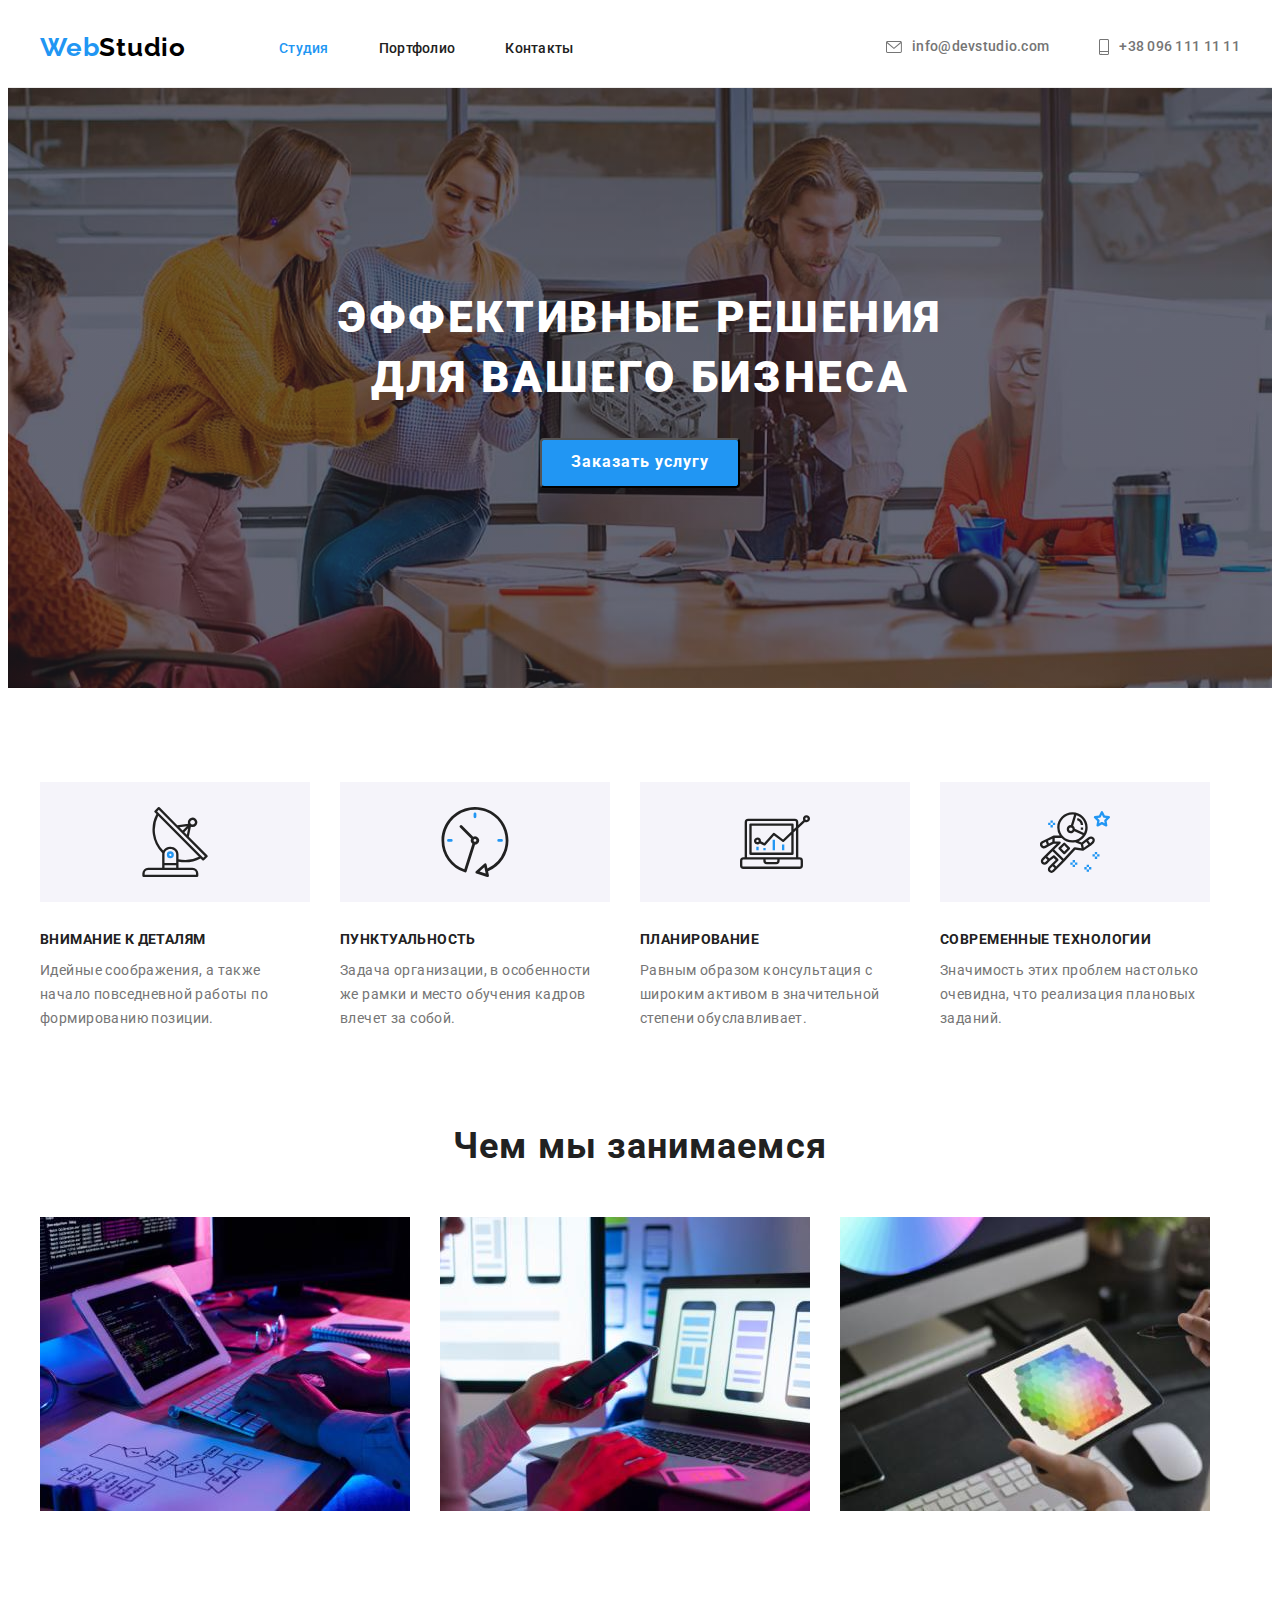
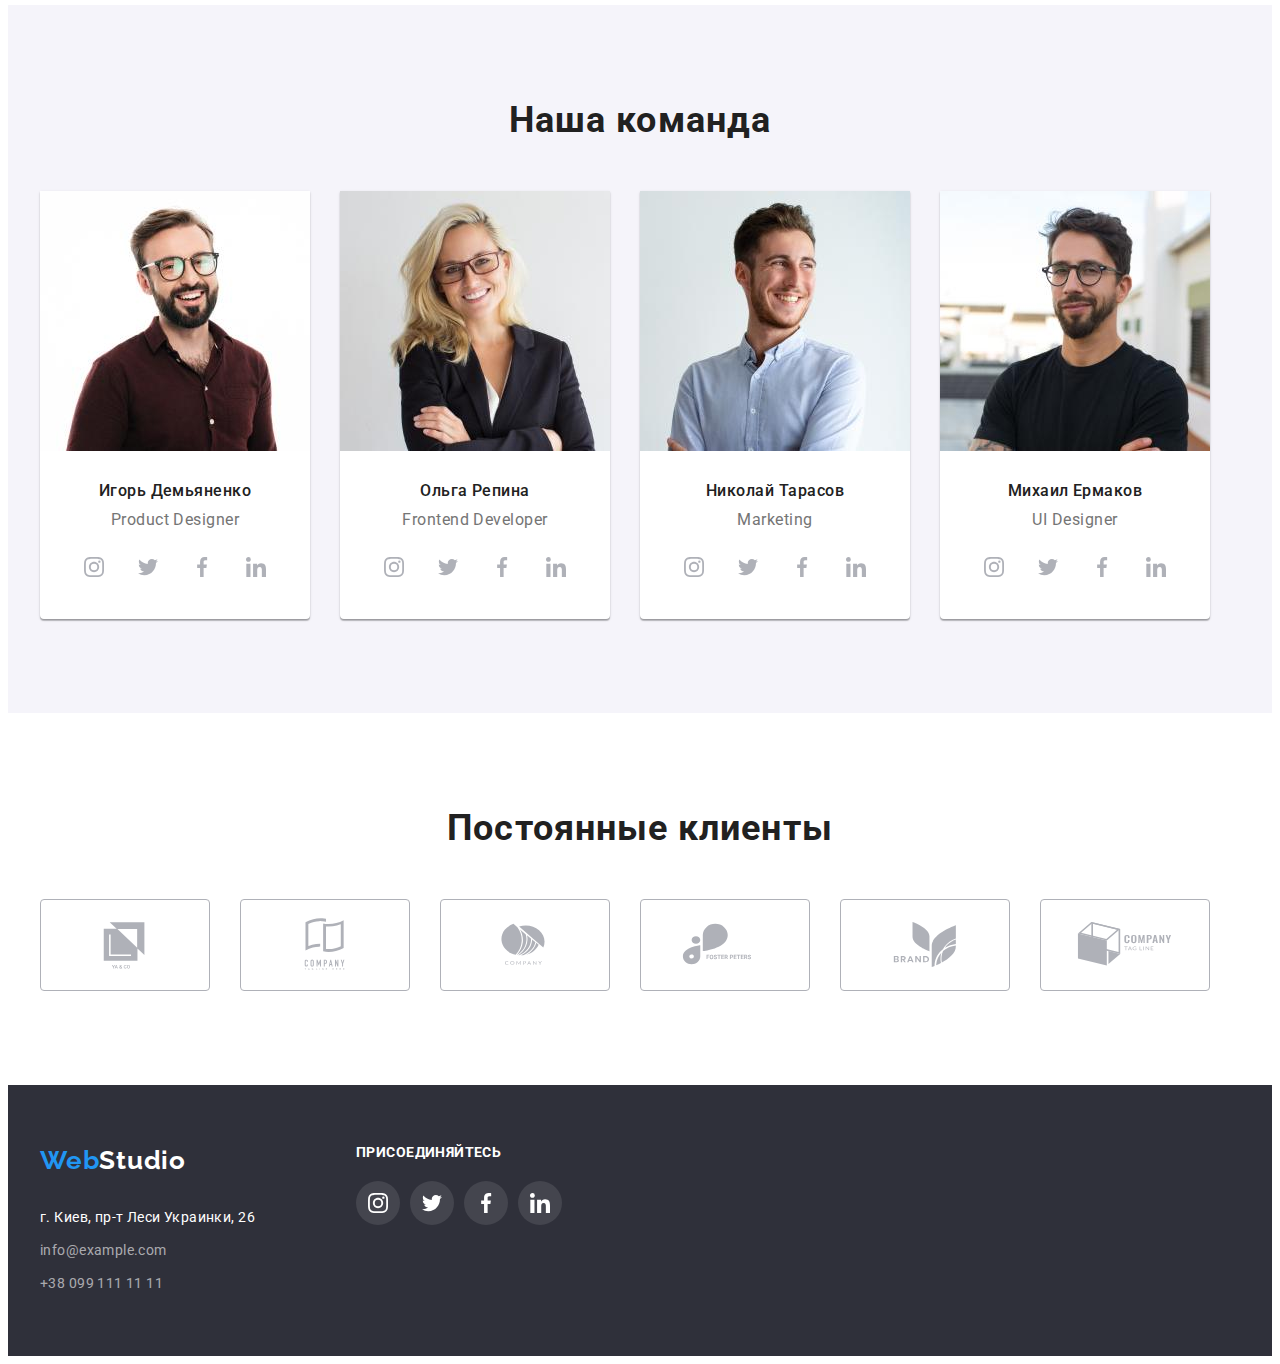
<file: index.html>
<!DOCTYPE html>
<html lang="ru">
<head>
    <meta charset="UTF-8">
    <meta http-equiv="X-UA-Compatible" content="IE=edge">
    <meta name="viewport" content="width=device-width, initial-scale=1.0">
    <title>Web Studio</title>
    <link rel="preconnect" href="https://fonts.googleapis.com">
    <link rel="preconnect" href="https://fonts.gstatic.com" crossorigin>
    <link href="https://fonts.googleapis.com/css2?family=Raleway:wght@700&family=Roboto:wght@400;500;700;900&display=swap"
        rel="stylesheet">
    <link rel="stylesheet" href="https://cdnjs.cloudflare.com/ajax/libs/modern-normalize/1.1.0/modern-normalize.min.css"
        integrity="sha512-wpPYUAdjBVSE4KJnH1VR1HeZfpl1ub8YT/NKx4PuQ5NmX2tKuGu6U/JRp5y+Y8XG2tV+wKQpNHVUX03MfMFn9Q=="
        crossorigin="anonymous" referrerpolicy="no-referrer" />
    <link rel="stylesheet" href="./css/syles.css">
</head>
<body>
    <header class="header">
        <div class="container header-container header-line">
        <a class="link header-logo"  href="./index.html" lang="en"><span class="logo">Web</span>Studio</a>
        <nav class="header-navigation">
            <ul class="list header-list">
                <li class="header-item"><a class="link header-link current" href="./index.html">Студия</a></li>
                <li class="header-item"><a class="link header-link" href="./portfolio.html">Портфолио</a></li>
                <li class="header-item"><a class="link header-link" href="#contact">Контакты</a></li>
            </ul>
        </nav>
        <ul class="list header-contact">
        <li class="header-contact-item"><a class="link header-contact-link" href="mailto:info@devstudio.com">
            <svg class="contact-icon" width="16" height="12">
                <use href="./img/icons.svg#icon-envelope"></use></svg> info@devstudio.com</a></li>
        <li class="header-contact-item"><a class="link header-contact-link" href="tel:+380961111111"> <svg class="contact-icon" width="10" height="16">
            <use href="./img/icons.svg#icon-smartphone"></use>
        </svg> +38 096 111 11 11</a></li>
        </ul>
        </div>
    </header>
    <main>
        <!--Главная фраза с конпкой-->
        <section class="hero hero-container">
            <h1 class="hero-title">Эффективные решения для вашего бизнеса</h1>
            <button type="button" class="hero-btn">Заказать услугу</button>
        </section>
        <!--Особенности-->
        <section class="special special-container">
            <div class="container">
            <h2 class="visually-hidden">Особенности</h2>
            <ul class="list special-list">
                <li class="special-item">
                    <div class="special-icon-list">
                    <svg class="special-icon" width="70" height="70">
                        <use href="./img/icons.svg#icon-antenna"></use>
                    </svg></div>
                    <h3 class="special-item-text">Внимание к деталям</h3>
                <p class="special-text">Идейные соображения, а также начало повседневной работы по формированию позиции.</p></li>
                <li class="special-item">
                    <div class="special-icon-list">
                    <svg class="special-icon" width="70" height="70">
                        <use href="./img/icons.svg#icon-clock"></use>
                    </svg></div>
                    <h3 class="special-item-text">Пунктуальность</h3>
                <p class="special-text">Задача организации, в особенности же рамки и место обучения кадров влечет за собой.</p></li>
                <li class="special-item">
                    <div class="special-icon-list">
                    <svg class="special-icon" width="70" height="70">
                        <use href="./img/icons.svg#icon-diagram"></use>
                    </svg></div>
                    <h3 class="special-item-text">Планирование</h3>
                <p class="special-text">Равным образом консультация с широким активом в значительной степени обуславливает.</p></li>
                <li class="special-item">
                    <div class="special-icon-list">
                    <svg class="special-icon" width="70" height="70">
                        <use href="./img/icons.svg#icon-astronaut"></use>
                    </svg></div>
                    <h3 class="special-item-text">Современные технологии</h3>
                <p class="special-text">Значимость этих проблем настолько очевидна, что реализация плановых заданий.</p></li>
            </ul>
            </div>
        </section>
        <!--Чем мы занимаемся-->
        <section class="work work-container">
            <div class="container">
            <h2 class="work-title">Чем мы занимаемся</h2>
            <ul class="list work-list">
            <li class="work-item"><img src="img/we-work1.jpg" alt="Человек печатает на клавиатуре" width="370" height="294"/></li>
            <li class="work-item"><img src="img/we-work2.jpg" alt="Человек держит телефон" width="370" height="294"/></li>
            <li class="work-item"><img src="img/we-work3.jpg" alt="Человек держит планшет" width="370" height="294"/></li>
            </ul>
            </div>
        </section>
        <!--Наша команда-->
        <section class="team team-container">
            <div class="container">
            <h2 class="team-title">Наша команда</h2>
            <ul class="list team-list">
                <li class="team-item">
                    <img src="img/team1.jpg" alt="Фото нашего сотрудника" width="270" height="260">
                    <div class="about-team">
                    <h3 class="team-subtitle">Игорь Демьяненко</h3>
                    <p class="team-text" lang="en">Product Designer</p>
                    <ul class="team-social-list list">
                        <li class="team-social-item">
                            <a href="" class="team-social-link">
                                <svg class="team-social-icon" width="20" height="20">
                                    <use href="./img/icons.svg#icon-instagram"></use>
                                </svg>
                            </a>
                        </li>
                        <li class="team-social-item">
                            <a href="" class="team-social-link">
                                <svg class="team-social-icon" width="20" height="20">
                                    <use href="./img/icons.svg#icon-twitter"></use>
                                </svg>
                            </a>
                        </li>
                        <li class="team-social-item">
                            <a href="" class="team-social-link">
                                <svg class="team-social-icon" width="20" height="20">
                                    <use href="./img/icons.svg#icon-facebook"></use>
                                </svg>
                            </a>
                        </li>
                        <li class="team-social-item">
                            <a href="" class="team-social-link">
                                <svg class="team-social-icon" width="20" height="20">
                                    <use href="./img/icons.svg#icon-linkedin"></use>
                                </svg>
                            </a>
                        </li>
                    </ul>
                    </div>
                </li>
                <li class="team-item">
                    <img src="img/team2.jpg" alt="Фото нашего сотрудника" width="270" height="260">
                    <div class="about-team">
                    <h3 class="team-subtitle">Ольга Репина</h3>
                    <p class="team-text" lang="en">Frontend Developer</p>
                    <ul class="team-social-list list">
                        <li class="team-social-item">
                            <a href="" class="team-social-link">
                                <svg class="team-social-icon" width="20" height="20">
                                    <use href="./img/icons.svg#icon-instagram"></use>
                                </svg>
                            </a>
                        </li>
                        <li class="team-social-item">
                            <a href="" class="team-social-link">
                                <svg class="team-social-icon" width="20" height="20">
                                    <use href="./img/icons.svg#icon-twitter"></use>
                                </svg>
                            </a>
                        </li>
                        <li class="team-social-item">
                            <a href="" class="team-social-link">
                                <svg class="team-social-icon" width="20" height="20">
                                    <use href="./img/icons.svg#icon-facebook"></use>
                                </svg>
                            </a>
                        </li>
                        <li class="team-social-item">
                            <a href="" class="team-social-link">
                                <svg class="team-social-icon" width="20" height="20">
                                    <use href="./img/icons.svg#icon-linkedin"></use>
                                </svg>
                            </a>
                        </li>
                    </ul>
                    </div>
                </li>
                <li class="team-item">
                    <img src="img/team3.jpg" alt="Фото нашего сотрудника" width="270" height="260">
                    <div class="about-team">
                    <h3 class="team-subtitle">Николай Тарасов</h3>
                    <p class="team-text" lang="en">Marketing</p>
                    <ul class="team-social-list list">
                        <li class="team-social-item">
                            <a href="" class="team-social-link">
                                <svg class="team-social-icon" width="20" height="20">
                                    <use href="./img/icons.svg#icon-instagram"></use>
                                </svg>
                            </a>
                        </li>
                        <li class="team-social-item">
                            <a href="" class="team-social-link">
                                <svg class="team-social-icon" width="20" height="20">
                                    <use href="./img/icons.svg#icon-twitter"></use>
                                </svg>
                            </a>
                        </li>
                        <li class="team-social-item">
                            <a href="" class="team-social-link">
                                <svg class="team-social-icon" width="20" height="20">
                                    <use href="./img/icons.svg#icon-facebook"></use>
                                </svg>
                            </a>
                        </li>
                        <li class="team-social-item">
                            <a href="" class="team-social-link">
                                <svg class="team-social-icon" width="20" height="20">
                                    <use href="./img/icons.svg#icon-linkedin"></use>
                                </svg>
                            </a>
                        </li>
                    </ul>
                    </div>
                </li>
                <li class="team-item">
                    <img src="img/team4.jpg" alt="Фото нашего сотрудника" width="270" height="260">
                    <div class="about-team">
                    <h3 class="team-subtitle">Михаил Ермаков</h3>
                    <p class="team-text" lang="en">UI Designer</p>
                    <ul class="team-social-list list">
                        <li class="team-social-item">
                            <a href="" class="team-social-link">
                                <svg class="team-social-icon" width="20" height="20">
                                    <use href="./img/icons.svg#icon-instagram"></use>
                                </svg>
                            </a>
                        </li>
                        <li class="team-social-item">
                            <a href="" class="team-social-link">
                                <svg class="team-social-icon" width="20" height="20">
                                    <use href="./img/icons.svg#icon-twitter"></use>
                                </svg>
                            </a>
                        </li>
                        <li class="team-social-item">
                            <a href="" class="team-social-link">
                                <svg class="team-social-icon" width="20" height="20">
                                    <use href="./img/icons.svg#icon-facebook"></use>
                                </svg>
                            </a>
                        </li>
                        <li class="team-social-item">
                            <a href="" class="team-social-link">
                                <svg class="team-social-icon" width="20" height="20">
                                    <use href="./img/icons.svg#icon-linkedin"></use>
                                </svg>
                            </a>
                        </li>
                    </ul>
                    </div>
                </li>
            </ul>
            </div>
        </section>
        <!--Our clients-->
        <section class="clients-container">
            <div class="container main-clients-container">
                <h2 class="clients-title">Постоянные клиенты</h2>
                <ul class="list clients-list">
                    <li class="cliets-item"><a href="" class="cliets-link">
                        <svg class="clients-icon" width="106" height="60"><use href="./img/icons.svg#icon-Logo-1"></use> </svg>
                    </a></li>
                    <li class="cliets-item"><a href="" class="cliets-link">
                        <svg class="clients-icon" width="106" height="60"><use href="./img/icons.svg#icon-Logo-2"></use> </svg>
                    </a></li>
                    <li class="cliets-item"><a href="" class="cliets-link">
                        <svg class="clients-icon" width="106" height="60"><use href="./img/icons.svg#icon-Logo-3"></use> </svg>
                    </a></li>
                    <li class="cliets-item"><a href="" class="cliets-link">
                        <svg class="clients-icon" width="106" height="60"><use href="./img/icons.svg#icon-Logo-4"></use> </svg>
                    </a></li>
                    <li class="cliets-item"><a href="" class="cliets-link">
                        <svg class="clients-icon" width="106" height="60"><use href="./img/icons.svg#icon-Logo-5"></use> </svg>
                    </a></li>
                    <li class="cliets-item"><a href="" class="cliets-link">
                        <svg class="clients-icon" width="106" height="60"><use href="./img/icons.svg#icon-Logo-6"></use> </svg>
                    </a></li>
                </ul>
            </div>
        </section>
    </main>
    <footer class="footer">
        <div class="container footer-container">
            <div class="  main-footer-container">
            <a class="link footer-logo" href="./index.html" lang="en"> <span class="logo">Web</span>Studio</a>
            <address class="footer-address">
                <ul class="list address-list">
                    <li class="address-item">
                        <a class="link address-map-link" href="https://goo.gl/maps/WGqsA9wQTFZPvck86" target="_blank" rel="noreferrer noopener">г. Киев, пр-т Леси Украинки, 26</a>
                    </li>
                    <li class="address-item"><a class="link address-link" href="mailto:info@example.com">info@example.com</a></li>
                    <li class="address-item"><a class="link address-link" href="tel:+380991111111">+38 099 111 11 11</a></li>
                </ul>
            </address>
            </div>
            <div class="container  main-footer-container">
                <h3 class="social-title">Присоединяйтесь</h3>
                <ul class="social-list list">
                    <li class="social-item">
                        <a href="" class="social-link">
                            <svg class="social-icon" width="20" height="20">
                                <use href="./img/icons.svg#icon-instagram"></use>
                            </svg>
                        </a>
                    </li>
                    <li class="social-item">
                        <a href="" class="social-link">
                            <svg class="social-icon" width="20" height="20">
                                <use href="./img/icons.svg#icon-twitter"></use>
                            </svg>
                        </a>
                    </li>
                    <li class="social-item">
                        <a href="" class="social-link">
                            <svg class="social-icon" width="20" height="20">
                                <use href="./img/icons.svg#icon-facebook"></use>
                            </svg>
                        </a>
                    </li>
                    <li class="social-item">
                        <a href="" class="social-link">
                            <svg class="social-icon" width="20" height="20">
                                <use href="./img/icons.svg#icon-linkedin"></use>
                            </svg>
                        </a>
                    </li>
                </ul>
            </div>
        </div>
    </footer>
</body>
</html>
</file>
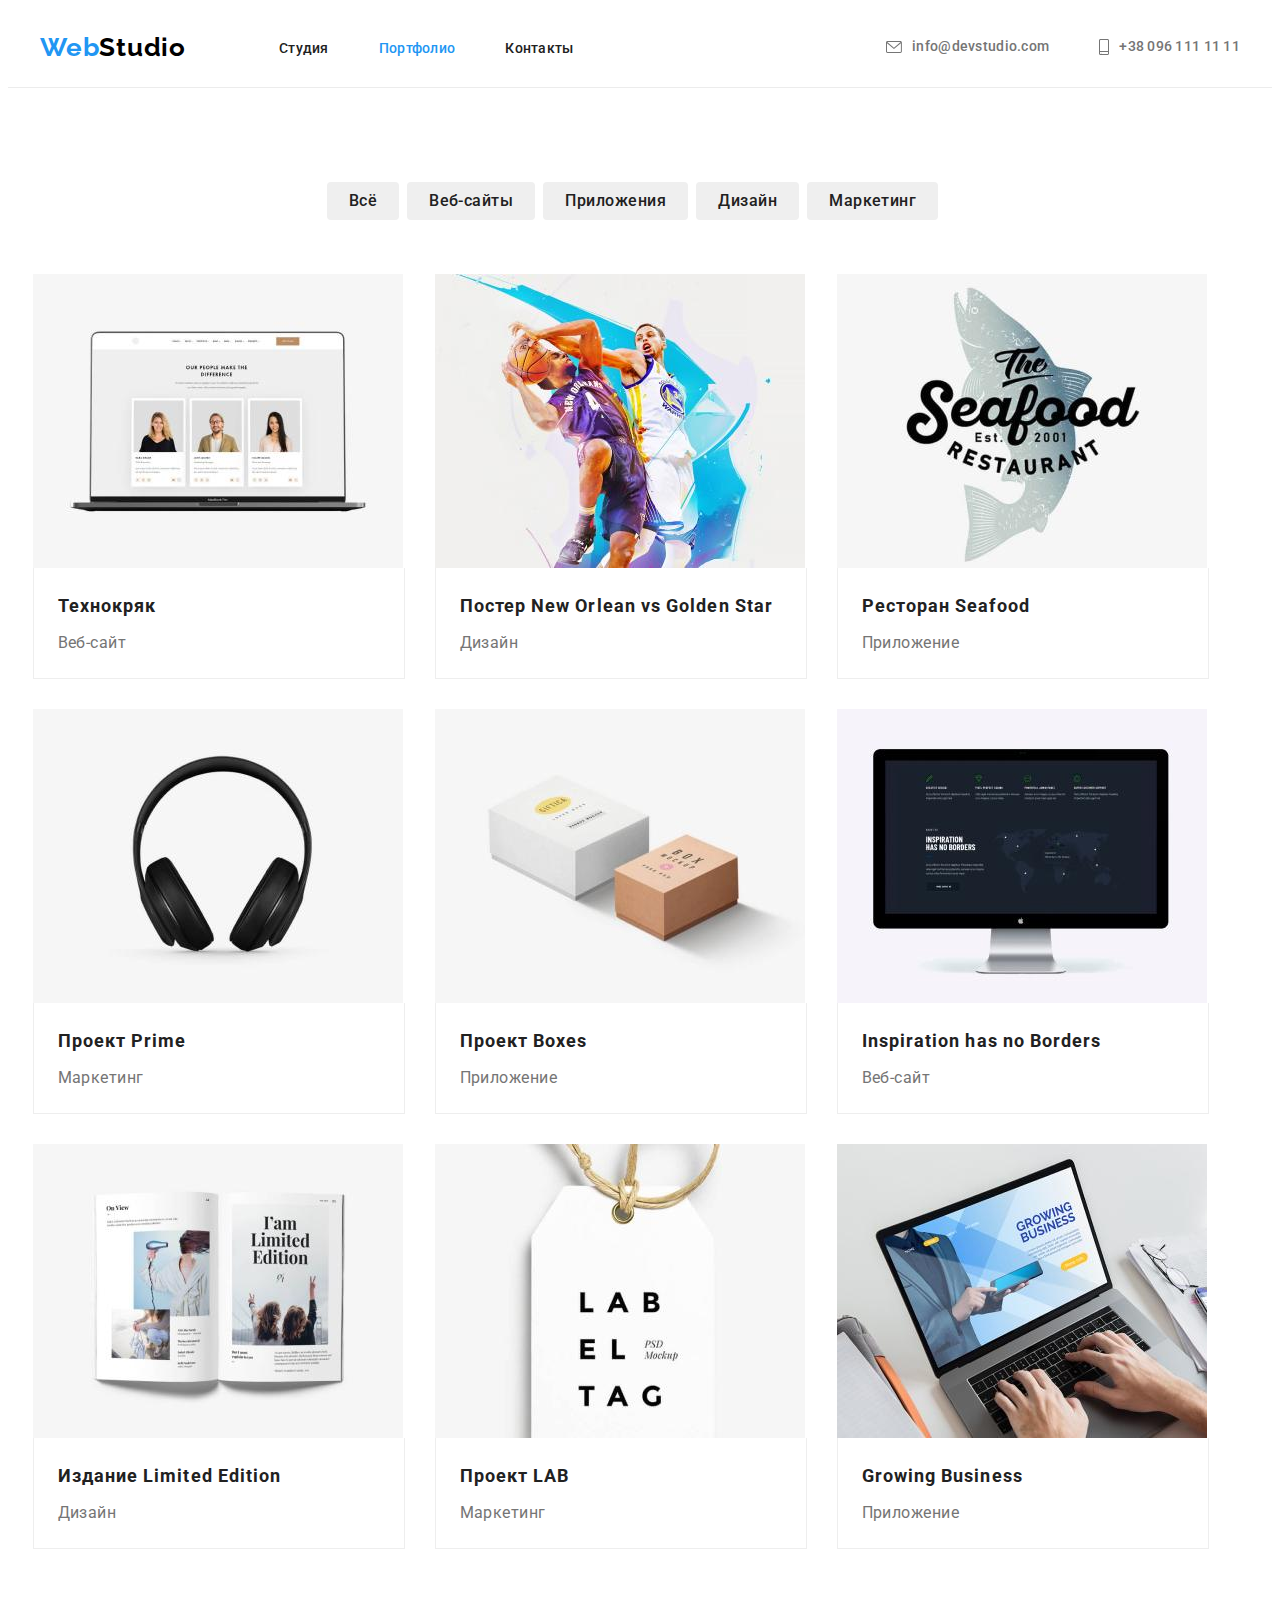
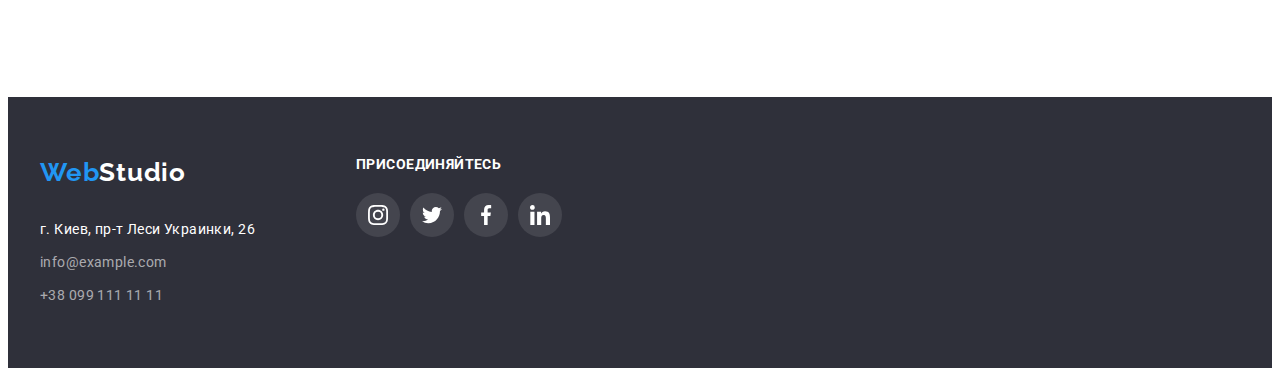
<file: portfolio.html>
<!DOCTYPE html>
<html lang="ru">
<head>
    <meta charset="UTF-8">
    <meta http-equiv="X-UA-Compatible" content="IE=edge">
    <meta name="viewport" content="width=device-width, initial-scale=1.0">
    <title>Portfolio</title>
    <link rel="preconnect" href="https://fonts.googleapis.com">
    <link rel="preconnect" href="https://fonts.gstatic.com" crossorigin>
    <link href="https://fonts.googleapis.com/css2?family=Raleway:wght@700&family=Roboto:wght@400;500;700;900&display=swap"
        rel="stylesheet">
    <link rel="stylesheet" href="https://cdnjs.cloudflare.com/ajax/libs/modern-normalize/1.1.0/modern-normalize.min.css"
        integrity="sha512-wpPYUAdjBVSE4KJnH1VR1HeZfpl1ub8YT/NKx4PuQ5NmX2tKuGu6U/JRp5y+Y8XG2tV+wKQpNHVUX03MfMFn9Q=="
        crossorigin="anonymous" referrerpolicy="no-referrer" />
    <link rel="stylesheet" href="./css/syles.css">
</head>
<body>
    <header class="header">
        <div class="container header-container header-line">
        <a class="link header-logo"  href="./index.html" lang="en"><span class="logo">Web</span>Studio</a>
        <nav class="header-navigation">
            <ul class="list header-list">
                <li class="header-item"><a class="link header-link" href="./index.html">Студия</a></li>
                <li class="header-item"><a class="link header-link current" href="./portfolio.html">Портфолио</a></li>
                <li class="header-item"><a class="link header-link" href="#contact">Контакты</a></li>
            </ul>
        </nav>
        <ul class="list header-contact">
            <li class="header-contact-item"><a class="link header-contact-link" href="mailto:info@devstudio.com">
                    <svg class="contact-icon" width="16" height="12">
                        <use href="./img/icons.svg#icon-envelope"></use>
                    </svg> info@devstudio.com</a></li>
            <li class="header-contact-item"><a class="link header-contact-link" href="tel:+380961111111"> <svg
                        class="contact-icon" width="10" height="16">
                        <use href="./img/icons.svg#icon-smartphone"></use>
                    </svg> +38 096 111 11 11</a></li>
        </ul>
        </div>
    </header>
    <main>
        <section class="portfolio-section">
            <div class="container portfolio-container ">
                <ul class="list btn-list">
                    <li class="btn-item"><button class="btn-section" type="button">Всё</button></li>
                    <li class="btn-item"><button class="btn-section" type="button">Веб-сайты</button></li>
                    <li class="btn-item"><button class="btn-section" type="button">Приложения</button></li>
                    <li class="btn-item"><button class="btn-section" type="button">Дизайн</button></li>
                    <li class="btn-item"><button class="btn-section" type="button">Маркетинг</button></li>
                </ul>
            <!-- Portfolio -->
                <ul class="list portfolio-list">
                    <li class="portfolio-item">
                        <a href="" class="link portfolio-link">
                        <img src="./img/project1.jpg" alt="Сотрудники" width="370" height="294">
                        <div class="about-portfolio-img">
                        <h2 class="portfolio-title">Технокряк</h2>
                        <p class="portfolio-text">Веб-сайт</p>
                        </div>
                        </a>
                    </li>
                    <li class="portfolio-item">
                        <a href="" class="link portfolio-link">
                        <img src="./img/project2.jpg" alt="Два игрока в баскетбол" width="370" height="294">
                        <div class="about-portfolio-img">
                        <h2 class="portfolio-title">Постер New Orlean vs Golden Star</h2>
                        <p class="portfolio-text">Дизайн</p>
                        </div>
                        </a>
                    </li>
                    <li class="portfolio-item">
                        <a href="" class="link portfolio-link">
                        <img src="./img/project3.jpg" alt="Логотип ресторана" width="370" height="294">
                        <div class="about-portfolio-img">
                        <h2 class="portfolio-title">Ресторан Seafood</h2>
                        <p class="portfolio-text">Приложение</p>
                        </div>
                        </a>
                    </li>
                    <li class="portfolio-item">
                        <a href="" class="link portfolio-link">
                        <img src="./img/project4.jpg" alt="Наушники" width="370" height="294">
                        <div class="about-portfolio-img">
                        <h2 class="portfolio-title">Проект Prime</h2>
                        <p class="portfolio-text">Маркетинг</p>
                        </div>
                        </a>
                    </li>
                    <li class="portfolio-item">
                        <a href="" class="link portfolio-link">
                        <img src="./img/project5.jpg" alt="Две коробки" width="370" height="294">
                        <div class="about-portfolio-img">
                        <h2 class="portfolio-title">Проект Boxes</h2>
                        <p class="portfolio-text">Приложение</p>
                        </div>
                        </a>
                    </li>
                    <li class="portfolio-item">
                        <a href="" class="link portfolio-link">
                        <img src="./img/project6.jpg" alt="Монитор" width="370" height="294">
                        <div class="about-portfolio-img">
                        <h2 class="portfolio-title">Inspiration has no Borders</h2>
                        <p class="portfolio-text">Веб-сайт</p>
                        </div>
                        </a>
                    </li>
                    <li class="portfolio-item">
                        <a href="" class="link portfolio-link">
                        <img src="./img/project7.jpg" alt="Журнал" width="370" height="294">
                        <div class="about-portfolio-img">
                        <h2 class="portfolio-title">Издание Limited Edition</h2>
                        <p class="portfolio-text">Дизайн</p>
                        </div>
                        </a>
                    </li>
                    <li class="portfolio-item">
                        <a href="" class="link portfolio-link">
                        <img src="./img/project8.jpg" alt="Бирка" width="370" height="294">
                        <div class="about-portfolio-img">
                        <h2 class="portfolio-title">Проект LAB</h2>
                        <p class="portfolio-text">Маркетинг</p>
                        </div>
                        </a>
                    </li>
                    <li class="portfolio-item">
                        <a href="" class="link portfolio-link">
                        <img src="./img/project9.jpg" alt="Человек работает за ноутбуком" width="370" height="294">
                        <div class="about-portfolio-img">
                        <h2 class="portfolio-title">Growing Business</h2>
                        <p class="portfolio-text">Приложение</p>
                        </div>
                        </a>
                    </li>
                </ul>
            </div>
        </section>
    </main>
    <footer class="footer">
        <div class="container footer-container">
            <div class="  main-footer-container">
                <a class="link footer-logo" href="./index.html" lang="en"> <span class="logo">Web</span>Studio</a>
                <address class="footer-address">
                    <ul class="list address-list">
                        <li class="address-item">
                            <a class="link address-map-link" href="https://goo.gl/maps/WGqsA9wQTFZPvck86" target="_blank"
                                rel="noreferrer noopener">г. Киев, пр-т Леси Украинки, 26</a>
                        </li>
                        <li class="address-item"><a class="link address-link"
                                href="mailto:info@example.com">info@example.com</a></li>
                        <li class="address-item"><a class="link address-link" href="tel:+380991111111">+38 099 111 11 11</a>
                        </li>
                    </ul>
                </address>
            </div>
            <div class="container  main-footer-container">
                <h3 class="social-title">Присоединяйтесь</h3>
                <ul class="social-list list">
                    <li class="social-item">
                        <a href="" class="social-link">
                            <svg class="social-icon" width="20" height="20">
                                <use href="./img/icons.svg#icon-instagram"></use>
                            </svg>
                        </a>
                    </li>
                    <li class="social-item">
                        <a href="" class="social-link">
                            <svg class="social-icon" width="20" height="20">
                                <use href="./img/icons.svg#icon-twitter"></use>
                            </svg>
                        </a>
                    </li>
                    <li class="social-item">
                        <a href="" class="social-link">
                            <svg class="social-icon" width="20" height="20">
                                <use href="./img/icons.svg#icon-facebook"></use>
                            </svg>
                        </a>
                    </li>
                    <li class="social-item">
                        <a href="" class="social-link">
                            <svg class="social-icon" width="20" height="20">
                                <use href="./img/icons.svg#icon-linkedin"></use>
                            </svg>
                        </a>
                    </li>
                </ul>
            </div>
        </div>
    </footer>
</body>
</html>
</file>
<file: css/syles.css>
:root {
  --second-title-color: #ffffff;
  --main-title-color: #212121;
  --main-text-color: #757575;
  --accent-color: #2196f3;
  --main-btn-color: #ffffff;
  --second-btn-color: #212121;
  --header-text-color: #212121;
  --footer-text-color: #ffffff;
  --second-footer-text-color: #ffffff99;
}
p,
h1,
h2,
h3,
h4,
h5,
h6 {
  margin: 0;
}
ul {
  margin: 0;
  padding: 0;
}
img {
  display: block;
}
button {
  cursor: pointer;
}
.container {
  width: 1200px;
  padding-left: 15px;
  padding-right: 15px;
  margin: 0 auto;
}
body {
  font-family: 'Roboto', sans-serif;
  background-color: #ffffff;
}
.list {
  list-style: none;
}
.link {
  text-decoration: none;
}
.visually-hidden {
  position: absolute;
  white-space: nowrap;
  width: 1px;
  height: 1px;
  overflow: hidden;
  border: 0;
  padding: 0;
  clip: rect(0 0 0 0);
  clip-path: inset(50%);
  margin: -1px;
}
/*---------Header------------ */
.header {
  border-bottom: 1px solid #ececec;
  padding: 24px 0;
}
.header-logo {
  margin-right: 93px;
}
.header-logo {
  font-family: Raleway;
  font-weight: 700;
  font-size: 26px;
  line-height: 1.19;
  letter-spacing: 0.03em;
  color: #000000;
}
.logo {
  color: var(--accent-color);
}
.header-container {
  display: flex;
  align-items: center;
}
.header-contact {
  display: flex;
  margin-left: auto;
}
.header-list {
  display: flex;
}
.header-item:not(:last-child) {
  margin-right: 50px;
}
.header-link {
  font-weight: 500;
  font-size: 14px;
  line-height: 1.14;
  letter-spacing: 0.02em;
  color: var(--main-title-color);
}
.contact-icon{
  fill: currentColor;
  margin-right: 10px;
}
.current {
  color: var(--accent-color);
}
.header-link:hover,
.header-link:focus {
  color: var(--accent-color);
}

.header-contact-item:not(:last-child) {
  margin-right: 50px;
}
.header-contact-link {
  font-weight: 500;
  font-size: 14px;
  line-height: 1.14;
  letter-spacing: 0.02em;
  color: var(--main-text-color);
  display: flex;
  align-items: center;
}
.header-contact-link:hover,
.header-contact-link:focus {
  color: var(--accent-color);
}

/*--------HERO-----------*/
.hero {
  background-color: #2f303a;
  background-image : linear-gradient(rgba(47, 48, 58, 0.4), rgba(47, 48, 58, 0.4)), 
  url(../img/background-img.jpg);
  background-repeat: no-repeat;
  background-position: center;
  background-size: cover;
  text-align: center;
  padding-top: 200px;
  padding-bottom: 200px;
}
.hero-title {
  font-weight: 900;
  font-size: 44px;
  line-height: 1.36;
  letter-spacing: 0.06em;
  text-transform: uppercase;
  color: var(--second-title-color);
  width: 696px;
  margin-right: auto;
  margin-left: auto;
  display: block;
}
.hero-btn {
  font-family: inherit;
  font-weight: 700;
  font-size: 16px;
  line-height: 1.9;
  letter-spacing: 0.06em;
  color: var(--second-title-color);
  width: 200px;
  height: 50px;
  background-color: var(--accent-color);
  box-shadow: 0px 4px 4px rgba(0, 0, 0, 0.15);
  border-radius: 4px;
  display: inline;
  margin-top: 30px;
}
/*------------SPECIAL----------*/
.special-container {
  padding-top: 94px;
}
.special-list {
  display: flex;
}
.special-item {
  width: 270px;
}
.special-item:not(:last-child) {
  margin-right: 30px;
}
.special-icon-list{
  display: flex;
  width: 270px;
  height: 120px;
  background-color: #F5F4FA;
  justify-content: center;
  align-items: center;
  margin-bottom: 30px;
}

.special-item-text {
  font-weight: 700;
  font-size: 14px;
  line-height: 1.14;
  letter-spacing: 0.03em;
  text-transform: uppercase;
  color: var(--main-title-color);
  margin-bottom: 10px;
}
.special-text {
  font-size: 14px;
  line-height: 1.74;
  letter-spacing: 0.03em;
  text-transform: none;
  color: var(--main-text-color);
}
/*---------WORK--------*/
.work-container {
  padding-top: 94px;
  padding-bottom: 94px;
}
.work-list {
  display: flex;
}
.work-title {
  font-weight: 700;
  font-size: 36px;
  line-height: 1.17;
  letter-spacing: 0.03em;
  color: var(--main-title-color);
  margin-bottom: 50px;
  text-align: center;
}
.work-item:not(:last-child) {
  margin-right: 30px;
}
/*-------------TEAM-------*/
.team-container {
  background-color: #f5f4fa;
  padding-top: 94px;
  padding-bottom: 94px;
}

.team-title {
  font-weight: 700;
  font-size: 36px;
  line-height: 1.17;
  letter-spacing: 0.03em;
  color: var(--main-title-color);
  margin-bottom: 50px;
  text-align: center;
}
.team-list {
  display: flex;
  width: 1170px;
  height: 428px;
}
.team-item:not(:last-child) {
  margin-right: 30px;
}
.team-item {
  width: 270px;
  text-align: center;
  background-color: var(--second-title-color);
  box-shadow: 0px 1px 3px rgba(0, 0, 0, 0.12), 0px 1px 1px rgba(0, 0, 0, 0.14),
    0px 2px 1px rgba(0, 0, 0, 0.2);
  border-radius: 0px 0px 4px 4px;
}
.about-team {
  padding-top: 30px;
  padding-bottom: 30px;
}
.team-subtitle {
  font-weight: 500;
  font-size: 16px;
  line-height: 1.19;
  letter-spacing: 0.03em;
  color: var(--main-title-color);
  margin-bottom: 10px;
}
.team-text {
  font-size: 16px;
  line-height: 1.19;
  letter-spacing: 0.03em;
  color: var(--main-text-color);
  margin-bottom: 16px;
}
.team-social-list{
  display: flex;
  justify-content: center;
}
.team-social-item{
  width: 44px;
  height: 44px;
}

.team-social-link{
  width: 100%;
  height: 100%;
  background-color:var(--second-title-color) ;
  border-radius: 50%;
  display: flex;
  align-items: center;
  justify-content: center;
}
.team-social-item + .team-social-item{
  margin-left: 10px;
}
.team-social-icon{
  fill: #afb1b8;
}
.team-social-link:hover,
.team-social-link:focus{
background-color: var(--accent-color);
}

.team-social-link:hover .team-social-icon,
.team-social-link:focus .team-social-icon{
fill: var(--second-title-color);
}

/*---------- OUR CLIENTS------*/

.clients-container{
  padding-top: 94px;
  padding-bottom: 94px;
}
.clients-title{
  font-weight: 700;
  font-size: 36px;
  line-height: 1.17;
  text-align: center;
  letter-spacing: 0.03em;
  color: var(--main-title-color);
  margin-bottom: 50px;
}
.clients-list{
display: flex;
}
.cliets-item:not(:last-child) {
margin-right: 30px;
}
.cliets-link{
  width: 170px;
  height: 92px;
  display: flex;
  justify-content: center;
  align-items: center;
  border: 1px solid #AFB1B8;
  box-sizing: border-box;
  border-radius: 4px;
  }

.clients-icon{
  fill:  #afb1b8 ;
}
.clients-icon:hover{
  fill: var(--accent-color);
}
.cliets-link:hover,
.cliets-link:focus{
border-color: var(--accent-color);
}
.cliets-link:hover .clients-icon,
.cliets-link:focus .clients-icon {
  fill: var(--accent-color);
  border-color: var(--accent-color);
}
/*--------FOOTER-------*/
.footer {
  background-color: #2f303a;
  padding-top: 60px;
  padding-bottom: 60px;
}
.footer-container{
  display: flex;
}
.main-footer-container{
  display: flex;
  align-items:baseline;
  margin-right: 70px;
  flex-direction: column;
}
.footer-logo {
  font-family: Raleway;
  font-weight: 700;
  font-size: 26px;
  line-height: 1.19;
  letter-spacing: 0.03em;
  color: var(--footer-text-color);
  margin-bottom: 30px;
  display: block;
  width: 231px;
}
.address-list{
  width: 231px;
}
.address-item:not(:last-child) {
  margin-bottom: 9px;
}
.address-map-link {
  font-style: normal;
  font-size: 14px;
  line-height: 1.71;
  letter-spacing: 0.03em;
  color: var(--footer-text-color);
}
.address-link {
  font-style: normal;
  font-size: 14px;
  line-height: 1.71;
  letter-spacing: 0.03em;
  color: rgba(255, 255, 255, 0.6);
}

.social-title {
  font-weight: 700;
  font-size: 14px;
  line-height: 1.14;
  letter-spacing: 0.03em;
  text-transform: uppercase;
  color: var(--second-title-color);
  margin-bottom: 20px;
}
.social-list{
  display: flex;
  justify-content: center;
  align-items: center;
}
.social-item{
  width: 44px;
  height: 44px;
}

.social-link{
  width: 100%;
  height: 100%;
  background-color:rgba(255, 255, 255, 0.1);;
  border-radius: 50%;
  display: flex;
  align-items: center;
  justify-content: center;
}
.social-item + .social-item{
  margin-left: 10px;
}
.social-icon{
  fill: var(--footer-text-color);
}
.social-link:hover,
.social-link:focus{
background-color: var(--accent-color);
}

.social-link:hover .social-icon,
.social-link:focus .social-icon{
fill: var(--second-title-color);
}
/*---------PORTFOLIO----------*/
/*---------BUTTONS----------*/

.btn-list {
  display: flex;
  margin-bottom: 54px;
  justify-content: center;
}
.btn-item:not(:last-child) {
  margin-right: 8px;
}
.btn-section {
  font-family: inherit;
  font-weight: 500;
  font-size: 16px;
  line-height: 1.62;
  letter-spacing: 0.03em;
  color: var(--second-btn-color);
  border-radius: 4px;
  border: 0;
  padding: 6px 22px;
  cursor: pointer;
}
.btn-section:focus,
.btn-section:hover {
  color: var(--main-btn-color);
  background-color: var(--accent-color);
  box-shadow: 0px 3px 1px rgba(0, 0, 0, 0.1), 0px 1px 2px rgba(0, 0, 0, 0.08), 0px 2px 2px rgba(0, 0, 0, 0.12);
}
/*---------PORTFOLIO LIST------*/
.portfolio-section {
  padding-top: 94px;
  padding-bottom: 94px;
}
.portfolio-container {
  padding-left: 0;
}
.portfolio-list {
  display: flex;
  flex-wrap: wrap;
  padding-bottom: 54px;
}
.portfolio-item {
  background: #ffffff;
}
.portfolio-item {
  margin-right: 30px;
  margin-bottom: 30px;
}
.portfolio-link{
  display: block;
}
.portfolio-link:focus,
.portfolio-link:hover{
box-shadow: 0px 1px 1px rgba(0, 0, 0, 0.12), 0px 4px 4px rgba(0, 0, 0, 0.06), 1px 4px 6px rgba(0, 0, 0, 0.16);
}
.portfolio-item:nth-child(n + 7) {
  margin-bottom: 0;
}
.portfolio-item:nth-child(3n) {
  margin-right: 0;
}
.about-portfolio-img {
  padding: 20px 24px;
  border-left: 1px solid #eeeeee;
  border-right: 1px solid #eeeeee;
  border-bottom: 1px solid #eeeeee;
}
.portfolio-title {
  font-weight: 700;
  font-size: 18px;
  line-height: 2;
  letter-spacing: 0.06em;
  color: var(--main-title-color);
  width: 322px;
  height: 36px;
  margin-bottom: 4px;
}
.portfolio-text {
  font-size: 16px;
  line-height: 1.9;
  letter-spacing: 0.03em;
  color: var(--main-text-color);
  width: 322px;
  height: 30px;
}
</file>
